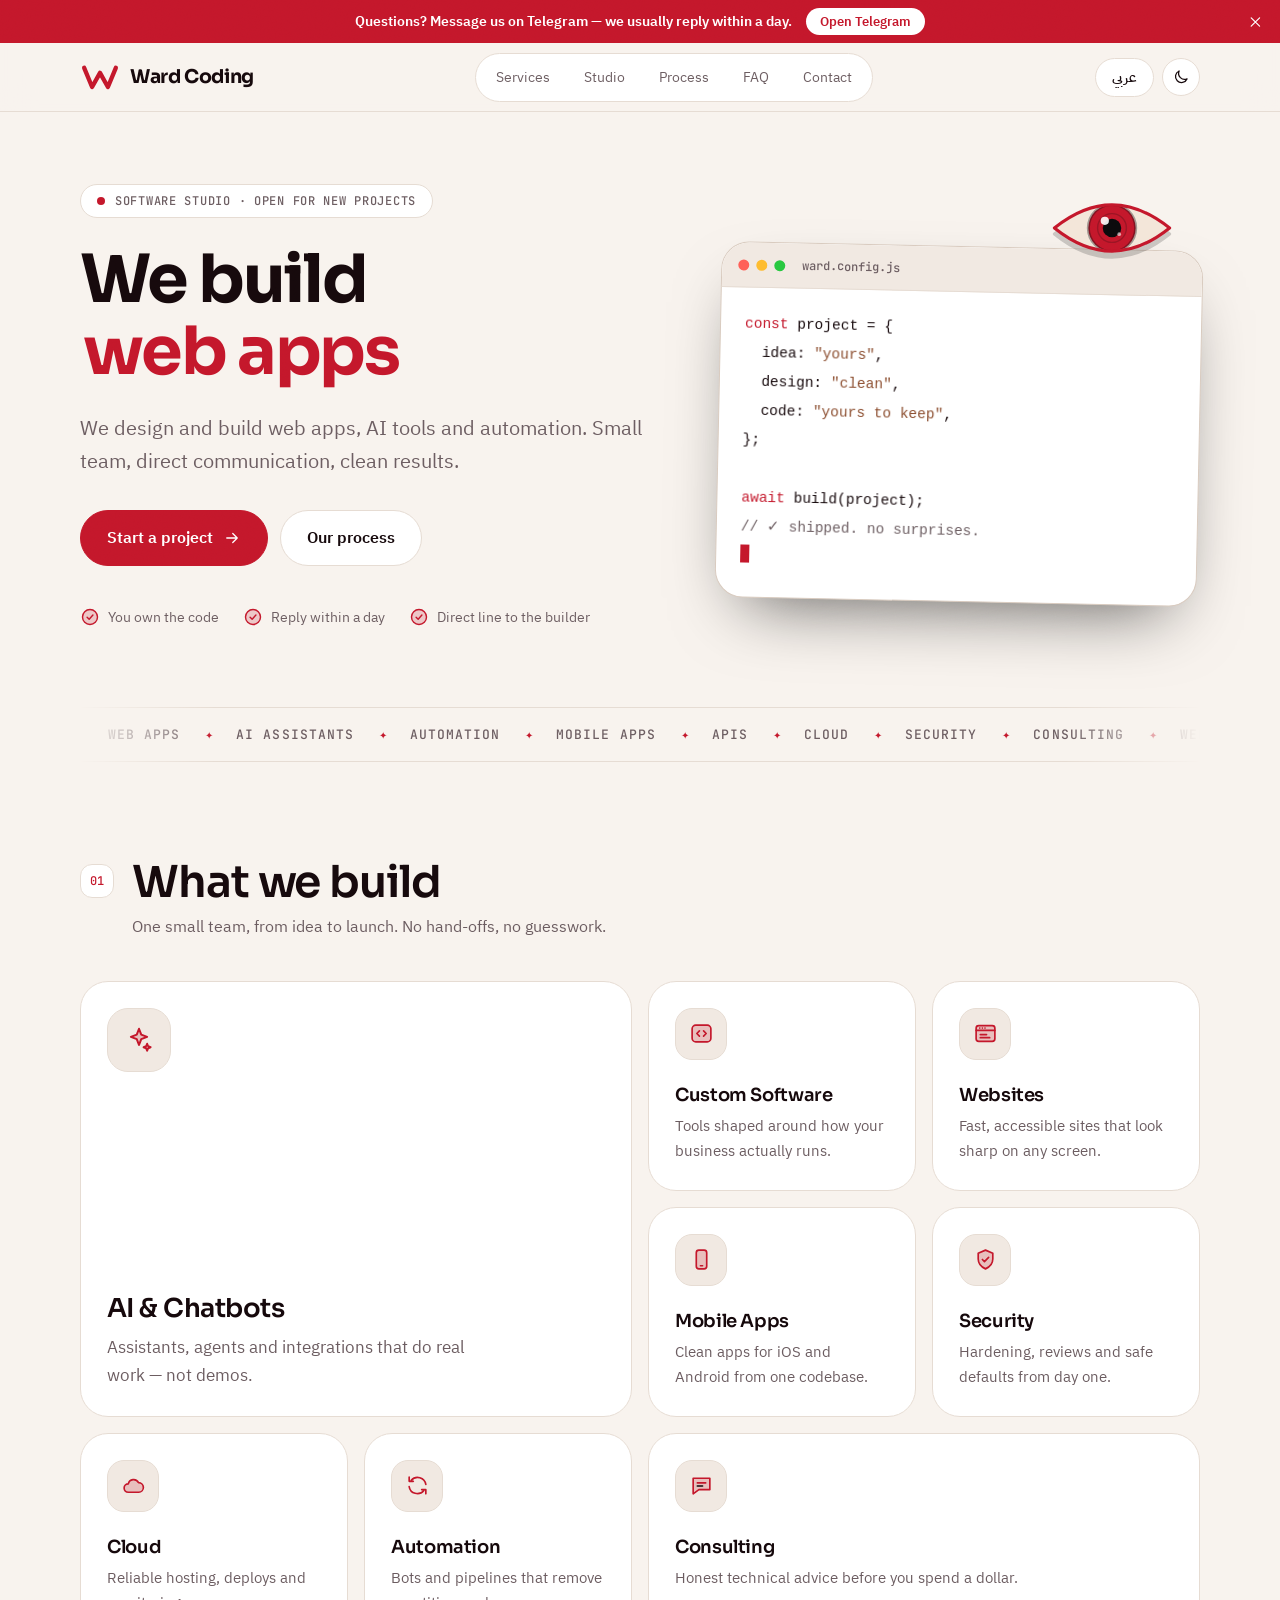
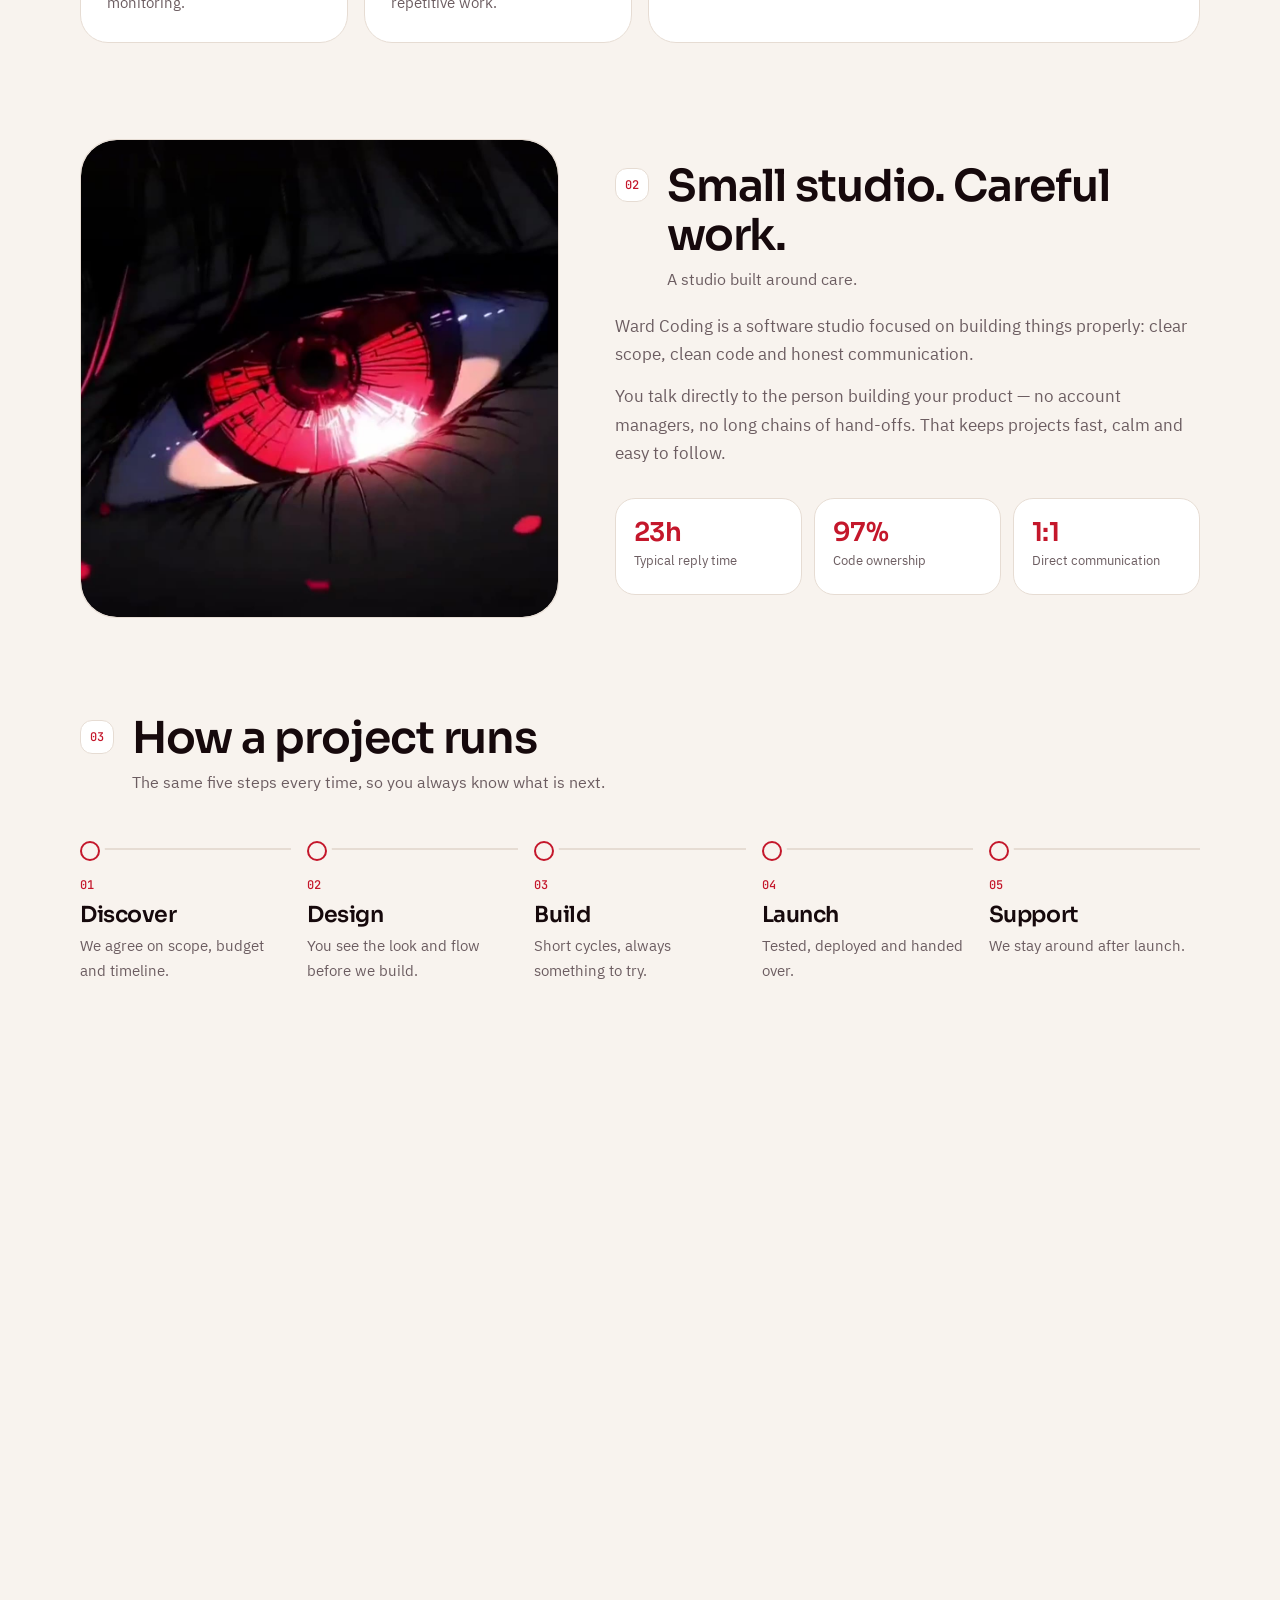
<file: index.html>
<!doctype html>
<html lang="en" dir="ltr">
<head>
<meta charset="utf-8">
<meta name="viewport" content="width=device-width,initial-scale=1">
<title>Ward Coding</title>
<meta name="description" content="Ward Coding is a small software studio that designs and builds web apps, AI tools and automation. Direct communication, clean code, you own everything.">
<link rel="canonical" href="https://ward-coding.vercel.app/">
<link rel="alternate" hreflang="en" href="https://ward-coding.vercel.app/">
<link rel="alternate" hreflang="ar" href="https://ward-coding.vercel.app/?lang=ar">
<link rel="alternate" hreflang="x-default" href="https://ward-coding.vercel.app/">
<meta name="robots" content="index,follow,max-image-preview:large">
<meta property="og:type" content="website">
<meta property="og:site_name" content="Ward Coding">
<meta property="og:title" content="Ward Coding — software studio">
<meta property="og:description" content="Web apps, AI tools and automation, built with care. Message us on Telegram — we reply within a day.">
<meta property="og:url" content="https://ward-coding.vercel.app/">
<meta property="og:image" content="https://ward-coding.vercel.app/og.jpg">
<meta property="og:image:width" content="1200">
<meta property="og:image:height" content="630">
<meta property="og:locale" content="en_US">
<meta property="og:locale:alternate" content="ar_AR">
<meta name="twitter:card" content="summary_large_image">
<meta name="twitter:title" content="Ward Coding — software studio">
<meta name="twitter:description" content="Web apps, AI tools and automation, built with care.">
<meta name="twitter:image" content="https://ward-coding.vercel.app/og.jpg">
<script type="application/ld+json">{"@context":"https://schema.org","@type":"ProfessionalService","name":"Ward Coding","alternateName":"وارد كودينغ","url":"https://ward-coding.vercel.app/","image":"https://ward-coding.vercel.app/og.jpg","description":"Software studio building web apps, AI tools and automation.","email":"wardqwer99@gmail.com","sameAs":["https://t.me/iioa99"],"knowsLanguage":["en","ar"],"serviceType":["Web development","AI chatbots","Automation","Mobile apps","Custom software"]}</script>
<meta name="theme-color" content="#0b0a0c">
<link rel="icon" type="image/svg+xml" href="favicon.svg">
<link rel="icon" type="image/png" href="favicon.png">
<link rel="apple-touch-icon" href="favicon.png">
<link rel="preload" href="fonts/sora-latin-600-normal.woff2" as="font" type="font/woff2" crossorigin>
<link rel="preload" href="fonts/ibm-plex-sans-arabic-latin-400-normal.woff2" as="font" type="font/woff2" crossorigin>
<link rel="stylesheet" href="style.css">
</head>
<body>
<a class="skip" href="#main">Skip</a>
<header id="top"></header>
<main id="main"><noscript><h1>Ward Coding — software studio</h1><p>We design and build web apps, AI tools and automation. Contact us on Telegram: <a href="https://t.me/iioa99">@iioa99</a> or by email: wardqwer99@gmail.com</p></noscript></main>
<footer id="foot"></footer>
<script src="config.js"></script>
<script src="app.js"></script>
</body>
</html>
</file>
<file: style.css>
:root{
  --bg:#08080b;--surface:#101015;--surface2:#17171e;--ink:#f3f1ee;--mute:#9d9ba8;--line:#23232d;
  --acc:#f3f1ee;--acc-t:#cfc9ff;--acc-ink:#0a0a0d;--glow:#8b7cff26;--hdr:#08080bd9;
  --serif:"Fraunces",Georgia,serif;--mono:"JetBrains Mono",ui-monospace,monospace;--sans:"IBM Plex Sans Arabic",system-ui,-apple-system,sans-serif;
  --r:24px;--w:1160px;color-scheme:dark;
}
:root[data-theme=light]{
  --bg:#f7f6f3;--surface:#fff;--surface2:#efedf5;--ink:#0d0d12;--mute:#5f5e6b;--line:#e1deea;
  --acc:#0d0d12;--acc-t:#5b45e0;--acc-ink:#fff;--glow:#7a66ff2e;--hdr:#f7f6f3d9;color-scheme:light;
}
*{box-sizing:border-box;margin:0}
html{scroll-behavior:smooth;scroll-padding-top:90px;-webkit-text-size-adjust:100%}
html,body{overflow-x:clip}
body{background:var(--bg);color:var(--ink);font:400 16px/1.65 var(--sans);-webkit-font-smoothing:antialiased;overflow-x:hidden;
  background-image:radial-gradient(55rem 30rem at 85% -10%,var(--glow),transparent 62%),radial-gradient(40rem 28rem at -10% 40%,var(--glow),transparent 65%);background-attachment:fixed}
body:after{content:"";position:fixed;inset:0;pointer-events:none;z-index:50;opacity:.05;background-image:url("data:image/svg+xml,%3Csvg xmlns='http://www.w3.org/2000/svg' width='160' height='160'%3E%3Cfilter id='n'%3E%3CfeTurbulence type='fractalNoise' baseFrequency='.85' numOctaves='2' stitchTiles='stitch'/%3E%3C/filter%3E%3Crect width='100%25' height='100%25' filter='url(%23n)'/%3E%3C/svg%3E");mix-blend-mode:overlay}
a{color:inherit;text-decoration:none}button{font:inherit;color:inherit;cursor:pointer}
svg{width:1.2em;height:1.2em;flex:none}
.skip{position:absolute;width:1px;height:1px;overflow:hidden;clip:rect(0 0 0 0);white-space:nowrap}
.skip:focus{width:auto;height:auto;clip:auto;inset-inline-start:12px;top:12px;background:var(--acc);color:var(--acc-ink);padding:6px 12px;border-radius:8px;z-index:20}

/* header */
header{position:sticky;top:0;z-index:10;background:var(--hdr);backdrop-filter:blur(16px);-webkit-backdrop-filter:blur(16px);border-bottom:1px solid var(--line)}
.banner{display:flex;align-items:center;justify-content:center;gap:14px;background:var(--acc);color:var(--acc-ink);padding:8px 44px;font-size:14px;font-weight:600;position:relative;text-align:center;flex-wrap:wrap}
.banner a{background:var(--acc-ink);color:var(--acc);padding:3px 14px;border-radius:99px;font-size:13px}
.banner button{position:absolute;inset-inline-end:10px;top:50%;transform:translateY(-50%);background:none;border:0;display:grid;place-items:center;padding:6px}
.bar{max-width:var(--w);margin:auto;padding:0 20px;display:flex;align-items:center;gap:20px;justify-content:space-between}
header .bar{height:68px}
.logo{display:flex;align-items:center;gap:10px;font:600 20px var(--serif)}
.mark{width:34px;height:34px;border-radius:10px;background:var(--acc);color:var(--acc-ink);display:grid;place-items:center;font:600 19px var(--serif);transform:rotate(-6deg)}
[dir=rtl] .logo,[dir=rtl] .mark{font-family:var(--sans)}
nav{display:flex;gap:6px;margin-inline:auto}
nav a{padding:8px 14px;border-radius:99px;font-size:14px;font-weight:500;color:var(--mute);transition:.2s}
nav a:hover{color:var(--ink);background:var(--surface2)}
.tools{display:flex;gap:8px;align-items:center}
.pill,.round{background:var(--surface);border:1px solid var(--line);border-radius:99px;transition:.2s}
.pill{padding:7px 16px;font-size:14px;font-weight:600}
.round{width:38px;height:38px;display:grid;place-items:center}
.pill:hover,.round:hover{border-color:var(--acc-t);color:var(--acc-t)}
.menu{display:none}

main{max-width:var(--w);margin:auto;padding:0 20px}
section{padding:96px 0 0}
.hero{padding:72px 0 8px;display:grid;grid-template-columns:1.15fr .85fr;gap:48px;align-items:center}

/* hero */
.kick{display:inline-flex;align-items:center;gap:10px;font:500 12px var(--mono);letter-spacing:.06em;text-transform:uppercase;color:var(--mute);background:var(--surface);border:1px solid var(--line);padding:8px 16px;border-radius:99px}
.dot{width:8px;height:8px;border-radius:50%;background:var(--acc-t);box-shadow:0 0 0 0 var(--acc-t);animation:ping 2s infinite}
@keyframes ping{70%{box-shadow:0 0 0 9px transparent}100%{box-shadow:0 0 0 0 transparent}}
h1{font:400 clamp(42px,6.6vw,84px)/1.03 var(--serif);letter-spacing:-.03em;margin:26px 0 22px}
h1 em{font-style:italic;color:var(--acc-t)}
[dir=rtl] h1,[dir=rtl] h2,[dir=rtl] h3,[dir=rtl] .num{font-family:var(--sans);letter-spacing:0}
[dir=rtl] h1{font-weight:600;line-height:1.25}
.lead{font-size:clamp(17px,1.8vw,20px);color:var(--mute);max-width:34em}
.btns{display:flex;flex-wrap:wrap;gap:12px;margin-top:32px}
.btn{display:inline-flex;gap:10px;align-items:center;padding:14px 26px;border-radius:99px;border:1px solid var(--line);background:var(--surface);font-weight:600;transition:.2s}
.btn:hover{border-color:var(--acc-t);color:var(--acc-t);transform:translateY(-2px)}
.btn.pri{background:var(--acc);color:var(--acc-ink);border-color:var(--acc)}
.btn.pri:hover{color:var(--acc-ink);box-shadow:0 10px 32px var(--glow),0 0 0 4px var(--glow)}
[dir=rtl] .btn svg,[dir=rtl] .go svg{transform:scaleX(-1)}
.facts{list-style:none;padding:0;display:flex;flex-wrap:wrap;gap:10px 24px;margin-top:40px;font-size:14px;color:var(--mute)}
.facts li{display:flex;align-items:center;gap:8px}.facts svg{color:var(--acc-t)}

.hero-r{position:relative;padding:20px 0}
.term{background:var(--surface);border:1px solid var(--line);border-radius:var(--r);box-shadow:0 30px 80px #0000003a;overflow:hidden;transform:rotate(1.5deg);transition:.4s}
.term:hover{transform:rotate(0)}
.tb{display:flex;align-items:center;gap:7px;padding:14px 16px;border-bottom:1px solid var(--line);background:var(--surface2)}
.tb i{width:11px;height:11px;border-radius:50%;background:var(--line)}.tb i:first-child{background:#ff5f57}.tb i:nth-child(2){background:#febc2e}.tb i:nth-child(3){background:#28c840}
.tb span{margin-inline-start:10px;font:500 12px var(--mono);color:var(--mute)}
pre{padding:22px 22px 26px;font:400 14px/2 var(--mono);color:var(--ink);overflow:auto;white-space:pre}
.m{color:var(--mute)}.ok{color:var(--acc-t)}
.cur{display:inline-block;width:9px;height:18px;background:var(--acc-t);vertical-align:-3px;animation:blink 1s steps(2) infinite}
@keyframes blink{50%{opacity:0}}
.chip{position:absolute;background:var(--acc);color:var(--acc-ink);padding:10px 16px;border-radius:16px;display:flex;flex-direction:column;line-height:1.2;box-shadow:0 14px 30px var(--glow);animation:float 5s ease-in-out infinite}
.chip b{font:600 20px var(--serif)}.chip span{font:500 11px var(--mono);text-transform:uppercase;letter-spacing:.06em}
.c1{top:-6px;right:-10px}.c2{bottom:-8px;left:-12px;animation-delay:-2.5s;background:var(--surface);color:var(--ink);border:1px solid var(--line)}
@keyframes float{50%{transform:translateY(-8px)}}

/* section heads */
.sh{display:grid;grid-template-columns:auto 1fr;column-gap:16px;margin-bottom:40px;max-width:640px}
.n{grid-row:span 2;font:500 13px var(--mono);color:var(--acc-t);padding-top:14px}
h2{font:400 clamp(30px,4.2vw,48px)/1.1 var(--serif);letter-spacing:-.02em}
[dir=rtl] h2{font-weight:600}
.sh p{color:var(--mute);margin-top:8px}

/* cards */
.grid{display:grid;grid-template-columns:repeat(4,1fr);gap:16px}
.g3{grid-template-columns:repeat(3,1fr)}
.card{background:var(--surface);border:1px solid var(--line);border-radius:var(--r);padding:26px;transition:.25s;position:relative;overflow:hidden}
.card:hover{border-color:var(--acc-t);transform:translateY(-4px);box-shadow:0 18px 40px var(--glow)}
.ic{width:46px;height:46px;border-radius:14px;background:var(--surface2);border:1px solid var(--line);display:grid;place-items:center;color:var(--acc-t);margin-bottom:22px;transition:.25s}
.ic svg{width:22px;height:22px}
.card:hover .ic{background:var(--acc);color:var(--acc-ink);border-color:var(--acc)}
.card h3{font:600 20px/1.25 var(--serif);margin-bottom:8px}
.card p,.work p,.steps p{color:var(--mute);font-size:15px}

/* work */
.works{display:grid;grid-template-columns:repeat(2,1fr);gap:16px}
.work{position:relative;background:var(--surface);border:1px solid var(--line);border-radius:var(--r);padding:28px;min-height:230px;overflow:hidden;display:flex;flex-direction:column;transition:.25s}
.work:hover{border-color:var(--acc-t);transform:translateY(-4px)}
.wt{display:flex;justify-content:space-between;align-items:center;margin-bottom:auto;padding-bottom:42px}
.tagc{font:500 11px var(--mono);letter-spacing:.08em;text-transform:uppercase;color:var(--acc-t);border:1px solid var(--line);padding:5px 12px;border-radius:99px;align-self:flex-start}
.go{width:40px;height:40px;border-radius:50%;border:1px solid var(--line);display:grid;place-items:center;transition:.25s}
.work:hover .go{background:var(--acc);color:var(--acc-ink);border-color:var(--acc);transform:rotate(45deg)}
[dir=rtl] .work:hover .go{transform:scaleX(-1) rotate(45deg)}
.work h3{font:600 26px var(--serif);margin-bottom:6px;position:relative}
[dir=rtl] .work h3{font-family:var(--sans)}
.work p{position:relative;max-width:30em}
.big{position:absolute;inset-inline-end:18px;bottom:-26px;font:600 120px/1 var(--serif);color:var(--surface2);pointer-events:none}

/* process */
.steps{list-style:none;padding:0;display:grid;grid-template-columns:repeat(5,1fr);gap:16px;position:relative}
.steps li{position:relative;padding-top:34px}
.steps li:before{content:"";position:absolute;top:11px;inset-inline:0;height:2px;background:var(--line)}
.steps li:after{content:"";position:absolute;top:5px;inset-inline-start:0;width:14px;height:14px;border-radius:50%;background:var(--bg);border:2px solid var(--acc-t);transition:.25s}
.steps li:hover:after{background:var(--acc-t)}
.num{font:500 12px var(--mono);color:var(--acc-t)}
.steps h3{font:600 22px var(--serif);margin:4px 0 6px}

/* faq */
.split{display:grid;grid-template-columns:.8fr 1.2fr;gap:56px}
.split .sh{position:sticky;top:110px;margin:0}
details{background:var(--surface);border:1px solid var(--line);border-radius:18px;padding:0 22px;margin-bottom:10px;transition:.2s}
details[open]{border-color:var(--acc-t)}
summary{cursor:pointer;font:600 17px var(--sans);list-style:none;display:flex;justify-content:space-between;align-items:center;gap:16px;padding:20px 0}
summary::-webkit-details-marker{display:none}
summary i{flex:none;width:28px;height:28px;border-radius:50%;background:var(--surface2);position:relative;transition:.25s}
summary i:before,summary i:after{content:"";position:absolute;inset:0;margin:auto;width:11px;height:2px;background:var(--acc-t);border-radius:2px}
summary i:after{transform:rotate(90deg);transition:.25s}
details[open] summary i{background:var(--acc)}details[open] summary i:before,details[open] summary i:after{background:var(--acc-ink)}
details[open] summary i:after{transform:rotate(0)}
details p{color:var(--mute);padding-bottom:20px}

/* owner */
.who{display:flex;gap:28px;align-items:center;background:var(--surface);border:1px solid var(--line);border-radius:28px;padding:32px}
.av{flex:none;width:112px;height:112px;border-radius:32px;background:var(--acc);color:var(--acc-ink);display:grid;place-items:center;font:600 52px var(--serif);transform:rotate(-6deg)}
.who h3{font:600 28px var(--serif);margin:12px 0 0}[dir=rtl] .who h3{font-family:var(--sans)}
.role{font:500 13px var(--mono);color:var(--acc-t)}
.who p{color:var(--mute);max-width:36em;margin-top:10px}

/* cta */
.ctab{text-align:center;padding:72px 24px;border-radius:32px;border:1px solid var(--line);background:radial-gradient(40rem 16rem at 50% 0,var(--glow),transparent 70%),var(--surface)}
.ctab h2{font-size:clamp(36px,6vw,68px);margin-bottom:10px}
.ctab p{color:var(--mute)}.ctab .btns{justify-content:center}

footer{margin-top:96px;border-top:1px solid var(--line);color:var(--mute);font-size:14px}
footer .bar{padding:28px 20px;flex-wrap:wrap}
.soc{display:flex;gap:10px}
.ico{width:42px;height:42px;border:1px solid var(--line);background:var(--surface);border-radius:50%;display:grid;place-items:center;transition:.2s}
.ico svg{width:19px;height:19px}.ico:hover{border-color:var(--acc-t);color:var(--acc-t);transform:translateY(-2px)}

/* reveal */
.rv{opacity:0;transform:translateY(18px);transition:opacity .6s ease,transform .6s ease,border-color .25s,box-shadow .25s,background .25s}
.rv.in{opacity:1;transform:none}
.card.rv.in:hover,.work.rv.in:hover{transform:translateY(-4px)}

/* responsive */
@media(max-width:1020px){
  .grid{grid-template-columns:repeat(2,1fr)}.g3{grid-template-columns:repeat(2,1fr)}
  .steps{grid-template-columns:1fr;gap:0;padding-inline-start:28px}
  .steps li{padding:0 0 28px;padding-inline-start:20px;border-inline-start:2px solid var(--line)}
  .steps li:before{display:none}
  .steps li:after{top:2px;inset-inline-start:-9px}
  .split{grid-template-columns:1fr;gap:0}.split .sh{position:static;margin-bottom:28px}
}
@media(max-width:860px){
  .hero{grid-template-columns:1fr;gap:20px;padding-top:44px}
  .hero-r{max-width:480px;width:100%}
  .menu{display:grid}
  nav{display:none;position:absolute;top:100%;inset-inline:0;flex-direction:column;background:var(--bg);border-bottom:1px solid var(--line);padding:10px 20px 18px;gap:2px;margin:0}
  header.open nav{display:flex}
  nav a{padding:14px 12px;font-size:16px;border-radius:12px}
  .works{grid-template-columns:1fr}
}
@media(max-width:560px){
  section{padding-top:72px}
  .grid,.g3{grid-template-columns:1fr}
  .who{flex-direction:column;align-items:flex-start;padding:26px}
  .banner{padding-inline:40px;font-size:13px}
  h1{font-size:clamp(40px,12vw,56px)}
  .c1{right:6px}.c2{left:6px}
  .big{font-size:90px}
  .btn{padding:13px 22px}
  .bar{gap:10px}
  .pill{padding:7px 12px}
}
@media(prefers-reduced-motion:reduce){*{animation:none!important;transition:none!important}html{scroll-behavior:auto}.rv{opacity:1;transform:none}}

/* ===== v3 additions ===== */
.mark{background:none;transform:none;width:38px;height:36px;border-radius:0}
.mark img{width:100%;height:100%;object-fit:contain;display:block;filter:drop-shadow(0 0 8px var(--glow))}
:root[data-theme=light] .mark img,:root[data-theme=light] .fly img{filter:invert(1) drop-shadow(0 6px 16px var(--glow))}
.banner{background:linear-gradient(90deg,#5b45e0,#8b7cff);color:#fff}
.banner a{background:#fff;color:#2b1d96}
.dot{background:var(--acc-t);box-shadow:0 0 0 0 var(--acc-t)}
h1{font-size:clamp(42px,6.2vw,80px)}
h1 em{background:linear-gradient(100deg,#fff,var(--acc-t) 60%,#8b7cff);-webkit-background-clip:text;background-clip:text;color:transparent;padding-inline:.05em}
:root[data-theme=light] h1 em{background:linear-gradient(100deg,#0d0d12,#5b45e0);-webkit-background-clip:text;background-clip:text}
.btn.pri{background:var(--acc);color:var(--acc-ink);border-color:var(--acc)}
.btn.pri:hover{color:var(--acc-ink);box-shadow:0 10px 36px var(--glow),0 0 0 5px var(--glow)}

/* hero stage */
.stage{position:relative;aspect-ratio:1;width:100%;max-width:480px;margin-inline:auto;display:grid;place-items:center}
.halo{position:absolute;inset:8%;border-radius:50%;background:radial-gradient(circle,var(--glow) 0,transparent 68%);filter:blur(20px);animation:breathe 6s ease-in-out infinite}
@keyframes breathe{50%{transform:scale(1.12);opacity:.75}}
.ring{position:absolute;border-radius:50%;border:1px solid var(--line)}
.r1{inset:6%;border-style:dashed;animation:spin 60s linear infinite}
.r2{inset:20%;animation:spin 40s linear infinite reverse}
.r1:before,.r2:before{content:"";position:absolute;top:-4px;left:50%;width:8px;height:8px;border-radius:50%;background:var(--acc-t);box-shadow:0 0 14px var(--acc-t)}
@keyframes spin{to{transform:rotate(360deg)}}
.fly{position:relative;width:62%;animation:flutter 7s ease-in-out infinite}
.fly img{width:100%;height:auto;display:block;filter:drop-shadow(0 0 28px #ffffff55) drop-shadow(0 0 70px var(--glow))}
@keyframes flutter{0%,100%{transform:translateY(0) rotate(-3deg)}50%{transform:translateY(-14px) rotate(3deg)}}
.hero{padding-top:60px;align-items:center}

/* marquee */
.marquee{margin-top:70px;border-block:1px solid var(--line);overflow:hidden;padding:18px 0;-webkit-mask:linear-gradient(90deg,transparent,#000 12%,#000 88%,transparent);mask:linear-gradient(90deg,transparent,#000 12%,#000 88%,transparent)}
.mq{display:flex;width:max-content;animation:mq 32s linear infinite}
[dir=rtl] .mq{animation-direction:reverse}
.mq div{display:flex;flex:none}
.mq span{font:500 13px var(--mono);letter-spacing:.08em;text-transform:uppercase;color:var(--mute);padding:0 28px;position:relative;white-space:nowrap}
.mq span:after{content:"✦";position:absolute;inset-inline-end:-6px;color:var(--acc-t);font-size:10px;top:50%;transform:translateY(-50%)}
@keyframes mq{to{transform:translateX(-50%)}}
[dir=rtl] .mq{animation-name:mqr}@keyframes mqr{to{transform:translateX(50%)}}

/* bento + spotlight */
.bento{grid-template-columns:repeat(4,1fr)}
.big1{grid-column:span 2;grid-row:span 2;display:flex;flex-direction:column;justify-content:flex-end;min-height:300px;
  background:radial-gradient(30rem 20rem at 100% 0,var(--glow),transparent 70%),var(--surface)}
.big1 h3{font-size:30px}.big1 p{font-size:17px;max-width:22em}
.big1 .ic{margin-bottom:auto;width:60px;height:60px;border-radius:18px}.big1 .ic svg{width:28px;height:28px}
.card,.work{--mx:50%;--my:0}
.card:before,.work:before{content:"";position:absolute;inset:0;background:radial-gradient(260px circle at var(--mx) var(--my),var(--glow),transparent 70%);opacity:0;transition:opacity .3s;pointer-events:none}
.card:hover:before,.work:hover:before{opacity:1}
.card>*,.work>*{position:relative}
.card:hover,.card.rv.in:hover{border-color:var(--acc-t)}
.card:hover .ic{background:var(--acc);color:var(--acc-ink)}

/* about */
.about{display:grid;grid-template-columns:.9fr 1.1fr;gap:56px;align-items:center}
.ab-img{position:relative;aspect-ratio:1;border:1px solid var(--line);border-radius:32px;background:radial-gradient(circle at 50% 40%,var(--surface2),var(--surface));display:grid;place-items:center;overflow:hidden}
.ab-img .fly{width:66%}
.ab{color:var(--mute);font-size:17px;margin-bottom:14px;max-width:34em}
.stats{display:grid;grid-template-columns:repeat(3,1fr);gap:12px;margin-top:30px}
.stat{background:var(--surface);border:1px solid var(--line);border-radius:18px;padding:18px 16px}
.stat b{display:block;font:600 30px/1.1 var(--serif);color:var(--acc-t)}[dir=rtl] .stat b{font-family:var(--sans)}
.stat span{font-size:13px;color:var(--mute)}
.about .sh{margin-bottom:20px}

.ctab{position:relative;overflow:hidden}
.ctab .halo{inset:-30% 20% auto;height:80%}
.ctab>*{position:relative}.ctab>.halo{position:absolute}
.steps li:after{border-color:var(--acc-t)}
summary i:before,summary i:after{background:var(--acc-t)}
details[open] summary i{background:var(--acc)}
.tagc{color:var(--acc-t)}

@media(max-width:1020px){.bento{grid-template-columns:repeat(2,1fr)}.big1{grid-column:span 2;grid-row:auto;min-height:240px}.about{grid-template-columns:1fr;gap:32px}.ab-img{max-width:420px}}
@media(max-width:860px){.hero{padding-top:36px}.stage{max-width:360px}.marquee{margin-top:48px}}
@media(max-width:560px){.bento{grid-template-columns:1fr}.big1{grid-column:auto}.stats{grid-template-columns:1fr 1fr 1fr;gap:8px}.stat{padding:14px 10px}.stat b{font-size:24px}.stage{max-width:300px}}
@media(prefers-reduced-motion:reduce){.mq{animation:none}}

/* ===== v4 polish: radii, borders, icons ===== */
:root{
  --r:28px;--r-md:20px;--r-sm:14px;
  --line-hi:#3a3a4a;--hi:#ffffff0f;
}
:root[data-theme=light]{--line-hi:#c9c4dc;--hi:#ffffffcc}
::selection{background:var(--acc-t);color:#fff}
:focus-visible{outline:2px solid var(--acc-t);outline-offset:3px;border-radius:12px}
::-webkit-scrollbar{width:10px}::-webkit-scrollbar-thumb{background:var(--line-hi);border-radius:99px;border:3px solid var(--bg)}

/* gradient hairline borders + inner highlight */
.card,.work,.stat,details,.ab-img,.ctab,.pill,.round,.ico,.kick,.btn:not(.pri){
  border:1px solid transparent;
  background:linear-gradient(var(--surface),var(--surface)) padding-box,linear-gradient(155deg,var(--line-hi),var(--line) 45%,var(--line-hi)) border-box;
}
.card,.work{border-radius:var(--r);box-shadow:inset 0 1px 0 var(--hi)}
.stat{border-radius:var(--r-md)}
details{border-radius:var(--r-md);box-shadow:inset 0 1px 0 var(--hi)}
.ab-img{border-radius:36px}
.ctab{border-radius:36px;background:radial-gradient(40rem 16rem at 50% 0,var(--glow),transparent 70%) padding-box,linear-gradient(var(--surface),var(--surface)) padding-box,linear-gradient(155deg,var(--line-hi),var(--line) 45%,var(--line-hi)) border-box}
.card:hover,.work:hover,details[open]{background:linear-gradient(var(--surface),var(--surface)) padding-box,linear-gradient(155deg,var(--acc-t),var(--line) 55%,var(--acc-t)) border-box;border-color:transparent}
.big1{background:radial-gradient(30rem 20rem at 100% 0,var(--glow),transparent 70%) padding-box,linear-gradient(var(--surface),var(--surface)) padding-box,linear-gradient(155deg,var(--line-hi),var(--line) 45%,var(--line-hi)) border-box}

/* icon tiles: squircle, gradient, glow */
.ic{
  width:52px;height:52px;border-radius:17px;margin-bottom:24px;position:relative;
  background:linear-gradient(145deg,var(--surface2),var(--surface));
  border:1px solid var(--line);box-shadow:inset 0 1px 0 var(--hi),0 8px 20px -10px var(--glow);color:var(--acc-t);
  transition:transform .35s cubic-bezier(.3,1.4,.5,1),background .25s,color .25s,box-shadow .25s;
}
.ic:before{content:"";position:absolute;inset:-1px;border-radius:inherit;background:radial-gradient(circle at 30% 20%,var(--glow),transparent 70%);opacity:.9}
.ic svg{width:25px;height:25px;position:relative;stroke-width:1.6}
.ic svg .f,.ico svg .f,.facts svg .f{fill:currentColor;fill-opacity:.2}
.card:hover .ic{background:linear-gradient(145deg,var(--acc),var(--acc));color:var(--acc-ink);transform:translateY(-3px) rotate(-5deg);box-shadow:0 14px 26px -8px var(--glow)}
.card:hover .ic svg .f{fill-opacity:.28}
.big1 .ic{width:64px;height:64px;border-radius:21px}.big1 .ic svg{width:30px;height:30px}
.facts svg{width:20px;height:20px}
.go{border-radius:50%;background:linear-gradient(var(--surface),var(--surface)) padding-box,linear-gradient(155deg,var(--line-hi),var(--line)) border-box;border:1px solid transparent}
.go svg{width:18px;height:18px}

/* nav as a floating pill group */
nav{background:var(--surface);border:1px solid var(--line);border-radius:99px;padding:4px;gap:2px;box-shadow:inset 0 1px 0 var(--hi)}
nav a{padding:8px 16px}
nav a:hover{background:var(--surface2)}
.pill,.round{box-shadow:inset 0 1px 0 var(--hi)}
.round svg{width:18px;height:18px}
.btn{border-radius:99px;box-shadow:inset 0 1px 0 var(--hi)}
.btn.pri{background:linear-gradient(180deg,#fff,#e4e1ea);color:#0a0a0d;border:1px solid #fff;box-shadow:inset 0 -2px 0 #0000001a,0 10px 30px -8px var(--glow)}
:root[data-theme=light] .btn.pri{background:linear-gradient(180deg,#26262e,#0d0d12);color:#fff;border-color:#0d0d12}
.btn svg{width:18px;height:18px;transition:transform .25s}
.btn.pri:hover svg{transform:translateX(3px)}[dir=rtl] .btn.pri:hover svg{transform:scaleX(-1) translateX(3px)}

/* headings, section heads */
.n{display:inline-grid;place-items:center;width:34px;height:34px;border-radius:12px;border:1px solid var(--line);background:var(--surface);padding:0;align-self:start;margin-top:6px;font-size:12px}
.sh{column-gap:18px}
.kick{border-radius:99px;box-shadow:inset 0 1px 0 var(--hi)}

/* work, steps, faq refinements */
.tagc{border-radius:99px;background:var(--surface2)}
.steps li:after{width:16px;height:16px;top:4px;box-shadow:0 0 0 5px var(--bg),0 0 14px var(--glow)}
summary i{border-radius:10px;width:30px;height:30px;border:1px solid var(--line)}
.av,.stat b{letter-spacing:-.02em}
.av{border-radius:36px}
.stat{padding:20px 18px}
.ico{width:44px;height:44px}.ico svg{width:20px;height:20px}
.ico:hover{transform:translateY(-3px);background:linear-gradient(var(--surface),var(--surface)) padding-box,linear-gradient(155deg,var(--acc-t),var(--line)) border-box}
.mark img{filter:drop-shadow(0 0 10px #ffffff40)}
footer{background:linear-gradient(180deg,transparent,var(--glow))}

@media(max-width:560px){
  :root{--r:24px}
  .ic{width:48px;height:48px;border-radius:15px;margin-bottom:20px}
  nav{border-radius:20px}
}
@media(min-width:1021px){.bento .card:last-child{grid-column:span 2}}

/* ===== v5: flat, no gradients ===== */
:root{--acc:#f3f1ee;--acc-t:#f3f1ee;--acc-ink:#0a0a0d;--glow:#ffffff0a;--line-hi:#2e2e38;--hi:#ffffff08;--surface:#101013;--surface2:#17171b;--bg:#08080a;--line:#232329}
:root[data-theme=light]{--acc:#0d0d12;--acc-t:#0d0d12;--acc-ink:#ffffff;--glow:#0000000a;--line-hi:#d4d1c8;--hi:#ffffffcc;--surface:#ffffff;--surface2:#efede6;--bg:#f6f5f1;--line:#e2dfd6}
body{background-image:none;background-color:var(--bg)}
.banner{background:var(--acc);color:var(--acc-ink)}
.banner a{background:var(--acc-ink);color:var(--acc)}
h1 em{background:none;-webkit-background-clip:initial;background-clip:initial;color:var(--ink);-webkit-text-fill-color:currentColor}
:root[data-theme=light] h1 em{background:none}
.btn.pri,:root[data-theme=light] .btn.pri{background:var(--acc);color:var(--acc-ink);border-color:var(--acc);box-shadow:none}
.btn.pri:hover{box-shadow:none;opacity:.88}
.card,.work,.stat,details,.ab-img,.ctab,.pill,.round,.ico,.kick,.btn:not(.pri),.go,.big1{
  background:var(--surface);border:1px solid var(--line)}
.card,.work,details{box-shadow:none}
.card:hover,.work:hover,details[open],.ico:hover{background:var(--surface);border-color:var(--mute)}
.ctab{background:var(--surface)}
.ab-img{background:var(--surface2)}
.card:before,.work:before,.ic:before{display:none}
.ic{background:var(--surface2);border:1px solid var(--line);box-shadow:none}
.card:hover .ic{background:var(--acc);color:var(--acc-ink);box-shadow:none;border-color:var(--acc)}
.halo{background:radial-gradient(circle,#ffffff14 0,transparent 66%);filter:none}
:root[data-theme=light] .halo{background:radial-gradient(circle,#00000010 0,transparent 66%)}
.ctab .halo{display:none}
.fly img{filter:drop-shadow(0 0 22px #ffffff40)}
:root[data-theme=light] .fly img{filter:invert(1) drop-shadow(0 8px 18px #00000026)}
.r1:before,.r2:before{box-shadow:none;background:var(--ink)}
.dot{box-shadow:none;animation:none;background:var(--ink)}
.steps li:after{box-shadow:0 0 0 5px var(--bg)}
footer{background:none}
.mq span:after{color:var(--mute)}
::selection{background:var(--ink);color:var(--bg)}

/* ===== v6: one soft solid accent (no gradients) ===== */
:root{--acc:#a8e6cf;--acc-t:#a8e6cf;--acc-ink:#0b2a1f}
:root[data-theme=light]{--acc:#1f7a5c;--acc-t:#1f7a5c;--acc-ink:#ffffff}
h1 em{color:var(--acc-t);-webkit-text-fill-color:currentColor}
.dot,.r1:before,.r2:before{background:var(--acc-t)}
.card:hover,.work:hover,details[open],.ico:hover,.btn:not(.pri):hover,.pill:hover,.round:hover{border-color:var(--acc-t)}
.btn:not(.pri):hover,.pill:hover,.round:hover,.ico:hover{color:var(--acc-t)}
.work:hover .go{background:var(--acc);color:var(--acc-ink);border-color:var(--acc)}
summary i:before,summary i:after{background:var(--acc-t)}
details[open] summary i{background:var(--acc);border-color:var(--acc)}
details[open] summary i:before,details[open] summary i:after{background:var(--acc-ink)}
.steps li:hover:after{background:var(--acc-t)}
.mq span:after{color:var(--acc-t)}
nav a:hover{color:var(--acc-t)}
::selection{background:var(--acc);color:var(--acc-ink)}

/* ===== v7: palette from the eye (crimson / warm black / cream) ===== */
:root{--bg:#0b0a0c;--surface:#131215;--surface2:#1b191d;--line:#2a252b;--line-hi:#3a3239;--ink:#f6ede6;--mute:#a79ea4;
  --acc:#e8283c;--acc-t:#ff5468;--acc-ink:#ffffff;--glow:#ff3b4e14;--hdr:#0b0a0cd9;--cream:#f0d3b6}
:root[data-theme=light]{--bg:#f8f3ee;--surface:#ffffff;--surface2:#f1e9e2;--line:#e6dcd3;--line-hi:#d9cbbf;--ink:#16090c;--mute:#6c5d61;
  --acc:#c4172b;--acc-t:#c4172b;--acc-ink:#ffffff;--glow:#c4172b10;--hdr:#f8f3eed9;--cream:#8a4b2c}
.banner a{background:#fff;color:#c4172b}
:root[data-theme=light] .banner a{color:#c4172b}
.stat b,.num,.n,.tagc,.role{color:var(--acc-t)}
h1 em{color:var(--acc-t)}
.halo{background:radial-gradient(circle,#ff3b4e1c 0,transparent 66%)}

/* hero eye image */
.hero-r,.eyewrap{min-width:0}
.eyewrap{position:relative;aspect-ratio:1;width:100%;max-width:480px;margin-inline:auto;border-radius:40px;overflow:hidden;border:1px solid var(--line-hi);background:var(--surface2);transform:rotate(1.5deg);transition:transform .5s cubic-bezier(.3,1.2,.5,1)}
.eyewrap:hover{transform:rotate(0)}
.eyewrap img{width:100%;height:100%;object-fit:cover;display:block;transition:transform 1.2s ease}
.eyewrap:hover img{transform:scale(1.05)}
.eyewrap:after{content:"";position:absolute;inset:0;border-radius:inherit;box-shadow:inset 0 0 0 1px #ffffff14;pointer-events:none}

/* telegram card */
.tgs{padding-top:40px}
.tgc{display:flex;align-items:center;gap:22px;background:var(--surface);border:1px solid var(--line);border-radius:32px;padding:20px 22px;transition:.25s}
.tgc:hover{border-color:var(--acc-t);transform:translateY(-3px)}
.tgav{flex:none;width:84px;height:84px;border-radius:26px;object-fit:cover;border:1px solid var(--line-hi)}
.tgt{display:flex;flex-direction:column;gap:3px;min-width:0;align-items:flex-start}
.tgt b{font:600 24px/1.2 var(--serif)}[dir=rtl] .tgt b{font-family:var(--sans)}
.user{font:500 15px var(--mono);color:var(--acc-t);direction:ltr;unicode-bidi:isolate}
.tgb{margin-inline-start:auto;display:inline-flex;align-items:center;gap:10px;background:var(--acc);color:var(--acc-ink);padding:13px 22px;border-radius:99px;font-weight:600;white-space:nowrap}
.tgb svg{width:19px;height:19px}.tgb i{font-style:normal}
[dir=rtl] .tgb svg{transform:scaleX(-1)}
.tgc:hover .tgb{opacity:.9}
@media(max-width:640px){
  .tgc{flex-wrap:wrap;padding:18px;gap:16px}
  .tgav{width:72px;height:72px;border-radius:22px}
  .tgb{margin:0;width:100%;justify-content:center}
  .eyewrap{max-width:340px;border-radius:32px}
}

/* ===== v8: new heading font (Sora, self-hosted) ===== */
@font-face{font-family:"Sora";font-weight:600;font-style:normal;font-display:swap;src:url(fonts/sora-latin-600-normal.woff2) format("woff2")}
@font-face{font-family:"Sora";font-weight:700;font-style:normal;font-display:swap;src:url(fonts/sora-latin-700-normal.woff2) format("woff2")}
:root{--serif:"Sora",system-ui,-apple-system,"Segoe UI",sans-serif}
h1{font-weight:700;letter-spacing:-.035em;line-height:1.08;font-size:clamp(38px,5.6vw,70px)}
h1 em{font-style:normal}
h2{font-weight:600;letter-spacing:-.025em;font-size:clamp(28px,3.8vw,44px)}
.logo,.card h3,.work h3,.steps h3,.stat b,.tgt b,.ctab h2,.big1 h3,.who h3{font-weight:600;letter-spacing:-.02em}
.ctab h2{font-weight:700;font-size:clamp(32px,5.4vw,60px)}
.logo{font-size:19px}
.card h3{font-size:18px}.big1 h3{font-size:26px}
.stat b{font-size:26px}
[dir=rtl] h1{font-weight:700;letter-spacing:0}

/* hero video */
.eyewrap video{width:100%;height:100%;object-fit:cover;display:block;transition:transform 1.2s ease}
.eyewrap:hover video{transform:scale(1.04)}

/* eye video lives in the Studio box */
.ab-img{padding:0}
.ab-img video{width:100%;height:100%;object-fit:cover;display:block;border-radius:inherit}

/* ===== no butterfly: letter mark + single-column hero ===== */
.mark{width:36px;height:36px;border-radius:12px;background:var(--acc);color:var(--acc-ink);display:grid;place-items:center;font:700 18px/1 var(--serif);transform:rotate(-6deg);filter:none}
[dir=rtl] .mark{font-family:var(--sans);font-weight:700}
.hero{grid-template-columns:1fr;padding:96px 0 8px}
.hero h1{font-size:clamp(40px,7.4vw,92px);max-width:11.5em}
.hero .lead{max-width:36em}
@media(max-width:860px){.hero{padding-top:48px}}

/* ===== v9: eye logo, hero code window, Telegram card like reference ===== */
.mark{background:none;transform:none;width:38px;height:38px;border-radius:0;display:block;font:inherit}
.mark svg{width:100%;height:100%;display:block}
.hero{grid-template-columns:1.1fr .9fr;gap:48px;padding:72px 0 8px}
.hero h1{font-size:clamp(38px,5.2vw,68px);max-width:none}
.hero-r{min-width:0;display:flex;align-items:center}
.hero-r .term{width:100%;transform:rotate(1.2deg);background:var(--surface);border:1px solid var(--line-hi);border-radius:28px;box-shadow:0 30px 70px -30px #000a}
.hero-r .term:hover{transform:rotate(0)}
.hero-r pre{padding:22px 24px 26px;font:400 14.5px/2 var(--mono);color:var(--ink);overflow:hidden;white-space:pre}
.hero-r .l{display:inline-block;opacity:0;transform:translateY(5px);animation:ln .5s ease forwards;animation-delay:calc(var(--i) * .45s + .5s)}
@keyframes ln{to{opacity:1;transform:none}}
.hero-r b{font-weight:500}.k{color:var(--acc-t)}.s{color:var(--cream)}.c{color:var(--mute)}
.hero-r .cur{background:var(--acc-t)}
@media(max-width:860px){.hero{grid-template-columns:1fr;gap:28px;padding-top:44px}.hero-r pre{font-size:13px;padding:18px}}
@media(prefers-reduced-motion:reduce){.hero-r .l{opacity:1;transform:none}}

.tgs{padding-top:48px}
.tgc{display:flex;flex-direction:column;align-items:flex-start;gap:14px;padding:34px;border-radius:32px;flex-wrap:nowrap}
.tgc:hover{transform:none;border-color:var(--line)}
.tgav{width:92px;height:92px;border-radius:50%;object-fit:cover;border:1px solid var(--line-hi)}
.tgc h3{font:600 clamp(22px,3.4vw,30px)/1.25 var(--serif);max-width:20em}[dir=rtl] .tgc h3{font-family:var(--sans)}
.tgc p{color:var(--mute);max-width:34em;font-size:16px}
.ulink{color:var(--acc-t);font-weight:600;unicode-bidi:isolate}
.ulink:hover{text-decoration:underline}
.tgc .btn{margin-top:8px}.tgc .btn svg{width:18px;height:18px}
[dir=rtl] .tgc .btn svg{transform:scaleX(-1)}
@media(max-width:640px){.tgc{padding:26px 22px}.tgav{width:84px;height:84px}}

/* Telegram avatar: square, full eye */
.tgav{width:116px;height:116px;border-radius:24px;object-fit:cover}
@media(max-width:640px){.tgav{width:104px;height:104px;border-radius:22px}}

/* ===== v10: every big icon moves differently ===== */
.ic svg *{transform-box:fill-box;transform-origin:center}
@keyframes pulse{50%{transform:scale(1.14)}}
@keyframes twinkle{0%,100%{opacity:.25;transform:scale(.7) rotate(0)}50%{opacity:1;transform:scale(1.2) rotate(45deg)}}
@keyframes bl{50%{transform:translateX(-1.8px)}}
@keyframes br{50%{transform:translateX(1.8px)}}
@keyframes blink{0%,60%,100%{opacity:1}30%{opacity:.12}}
@keyframes draw{0%{stroke-dashoffset:1}45%,80%{stroke-dashoffset:0}100%{stroke-dashoffset:1}}
@keyframes buzz{0%,66%,100%{transform:rotate(0)}70%{transform:rotate(-8deg)}74%{transform:rotate(8deg)}78%{transform:rotate(-6deg)}82%{transform:rotate(5deg)}86%{transform:rotate(0)}}
@keyframes floaty{50%{transform:translate(1.6px,-2.2px)}}
@keyframes grow{0%,100%{transform:scaleY(.4)}50%{transform:scaleY(1)}}
@keyframes flash{0%,58%,100%{opacity:1;transform:none}62%{opacity:.15}66%{opacity:1;transform:scale(1.18)}70%{opacity:.35}74%{opacity:1;transform:none}}
@keyframes pop{0%,100%{transform:scale(1)}40%{transform:scale(1.4)}60%{transform:scale(.95)}}
@keyframes sweep{0%,100%{transform:rotate(-42deg)}50%{transform:rotate(58deg)}}
@keyframes beat{0%,45%,100%{transform:scale(1)}15%{transform:scale(1.2)}30%{transform:scale(1)}58%{transform:scale(1.1)}}
.ic .i-ai .st1{animation:pulse 3.2s ease-in-out infinite}
.ic .i-ai .st2{animation:twinkle 2.2s ease-in-out infinite}
.ic .i-code .bl{animation:bl 2.4s ease-in-out infinite}
.ic .i-code .br{animation:br 2.4s ease-in-out infinite}
.ic .i-web .d1,.ic .i-web .d2,.ic .i-web .d3{animation:blink 1.8s infinite}
.ic .i-web .d2{animation-delay:.25s}.ic .i-web .d3{animation-delay:.5s}
.ic .i-web .wl,.ic .i-shield .ck,.ic .i-chat .c1,.ic .i-chat .c2{stroke-dasharray:1;animation:draw 3.2s ease-in-out infinite}
.ic .i-chat .c2{animation-delay:.45s}
.ic .i-mobile .ph{animation:buzz 3.4s infinite}
.ic .i-cloud .cl{animation:floaty 3.4s ease-in-out infinite}
.ic .i-auto .sp{animation:spin 4.5s linear infinite}
.ic .i-scale .b1,.ic .i-scale .b2,.ic .i-scale .b3{transform-origin:50% 100%;animation:grow 2.6s ease-in-out infinite}
.ic .i-scale .b2{animation-delay:.3s}.ic .i-scale .b3{animation-delay:.6s}
.ic .i-bolt path{animation:flash 3s infinite}
.ic .i-clean .pk{animation:pop 2.8s ease-in-out infinite}
.ic .i-gauge .nd{transform-box:view-box;transform-origin:12px 17px;animation:sweep 3.4s ease-in-out infinite}
.ic .i-heart .hb{animation:beat 1.8s infinite}

/* logo: bare W mark */
.mark{width:40px;height:40px}
.mark svg{overflow:visible}

/* ===== v11: rotating headline word ===== */
.hero h1 .pre,.hero h1 .rot{display:block}
.hero h1 .rot{font-style:normal;min-height:1.1em;transition:transform .28s ease,opacity .28s ease;will-change:transform,opacity}
.hero h1 .rot.out{transform:translateY(-40%);opacity:0}
.hero h1 .rot.in{animation:rotin .42s cubic-bezier(.2,.8,.3,1)}
@keyframes rotin{from{transform:translateY(45%);opacity:0}to{transform:none;opacity:1}}

/* ===== v12: rotating code window ===== */
.hero-r code{display:block;min-height:18em;transition:opacity .35s ease}
.hero-r code.fade{opacity:0}
.hero-r .l{animation-delay:calc(var(--i) * .3s + .35s)}
.hero-r pre{overflow:hidden}

/* ===== v13: cursor ring, magnetic buttons, icon burst ===== */
.cring{position:fixed;left:-17px;top:-17px;width:34px;height:34px;border:1.5px solid var(--acc-t);border-radius:50%;pointer-events:none;z-index:9999;opacity:0;transition:opacity .25s,width .25s,height .25s,margin .25s,background-color .25s;will-change:transform}
.cring.on{opacity:.75}
.cring.big{width:54px;height:54px;margin:-10px 0 0 -10px;background:color-mix(in srgb,var(--acc) 14%,transparent)}
.btn{transition:transform .25s cubic-bezier(.2,.8,.3,1),background-color .2s,border-color .2s,color .2s}
.burst{position:fixed;width:7px;height:7px;border-radius:50%;pointer-events:none;z-index:9998}
.ic,.ico,.round,.mark{cursor:pointer}
@media (hover:none),(pointer:coarse){.cring{display:none}}
@media (prefers-reduced-motion:reduce){.cring{display:none}}

/* ===== v14: eye in hero + telegram-style theme reveal ===== */
.hero-r{position:relative;padding-top:54px}
.eyew{position:absolute;top:0;right:26px;z-index:2;pointer-events:none}
[dir=rtl] .eyew{right:auto;left:26px}
.eyesvg{display:block;width:124px;height:auto;filter:drop-shadow(0 6px 0 rgba(0,0,0,.18))}
.eyeblink{transform-box:fill-box;transform-origin:center;animation:eblink 5.2s infinite}
@keyframes eblink{0%,93%,100%{transform:scaleY(1)}95.5%{transform:scaleY(.07)}}
@media (max-width:860px){.hero-r{padding-top:50px}.eyew{right:18px}[dir=rtl] .eyew{left:18px}.eyesvg{width:104px}}
@media (prefers-reduced-motion:reduce){.eyeblink{animation:none}}
::view-transition-old(root),::view-transition-new(root){animation:none;mix-blend-mode:normal}
::view-transition-old(root){z-index:1}
::view-transition-new(root){z-index:2}
.swap .rv,.swap .l,.swap .card,.swap .work{animation:none!important;transition:none!important;opacity:1!important}

/* ===== v15: self-hosted fonts + performance ===== */
@font-face{font-family:"IBM Plex Sans Arabic";font-weight:400;font-style:normal;font-display:swap;src:url(fonts/ibm-plex-sans-arabic-latin-400-normal.woff2) format("woff2");unicode-range:U+0000-00FF,U+0131,U+0152-0153,U+02BB-02BC,U+02C6,U+02DA,U+02DC,U+2000-206F,U+2074,U+20AC,U+2122,U+2191,U+2193,U+2212,U+2215,U+FEFF,U+FFFD}
@font-face{font-family:"IBM Plex Sans Arabic";font-weight:400;font-style:normal;font-display:swap;src:url(fonts/ibm-plex-sans-arabic-arabic-400-normal.woff2) format("woff2");unicode-range:U+0600-06FF,U+0750-077F,U+0870-088E,U+0890-0891,U+0898-08E1,U+08E3-08FF,U+200C-200E,U+2010-2011,U+204F,U+2E41,U+FB50-FDFF,U+FE70-FE74,U+FE76-FEFC}
@font-face{font-family:"IBM Plex Sans Arabic";font-weight:600;font-style:normal;font-display:swap;src:url(fonts/ibm-plex-sans-arabic-latin-600-normal.woff2) format("woff2");unicode-range:U+0000-00FF,U+0131,U+0152-0153,U+02BB-02BC,U+02C6,U+02DA,U+02DC,U+2000-206F,U+2074,U+20AC,U+2122,U+2191,U+2193,U+2212,U+2215,U+FEFF,U+FFFD}
@font-face{font-family:"IBM Plex Sans Arabic";font-weight:600;font-style:normal;font-display:swap;src:url(fonts/ibm-plex-sans-arabic-arabic-600-normal.woff2) format("woff2");unicode-range:U+0600-06FF,U+0750-077F,U+0870-088E,U+0890-0891,U+0898-08E1,U+08E3-08FF,U+200C-200E,U+2010-2011,U+204F,U+2E41,U+FB50-FDFF,U+FE70-FE74,U+FE76-FEFC}
@font-face{font-family:"JetBrains Mono";font-weight:400;font-style:normal;font-display:swap;src:url(fonts/jetbrains-mono-latin-400-normal.woff2) format("woff2");unicode-range:U+0000-00FF,U+0131,U+0152-0153,U+02BB-02BC,U+02C6,U+02DA,U+02DC,U+2000-206F,U+2074,U+20AC,U+2122,U+2191,U+2193,U+2212,U+2215,U+FEFF,U+FFFD}
@font-face{font-family:"JetBrains Mono";font-weight:500;font-style:normal;font-display:swap;src:url(fonts/jetbrains-mono-latin-500-normal.woff2) format("woff2");unicode-range:U+0000-00FF,U+0131,U+0152-0153,U+02BB-02BC,U+02C6,U+02DA,U+02DC,U+2000-206F,U+2074,U+20AC,U+2122,U+2191,U+2193,U+2212,U+2215,U+FEFF,U+FFFD}
main>section:not(.hero),#foot{content-visibility:auto;contain-intrinsic-size:auto 640px}
</file>
